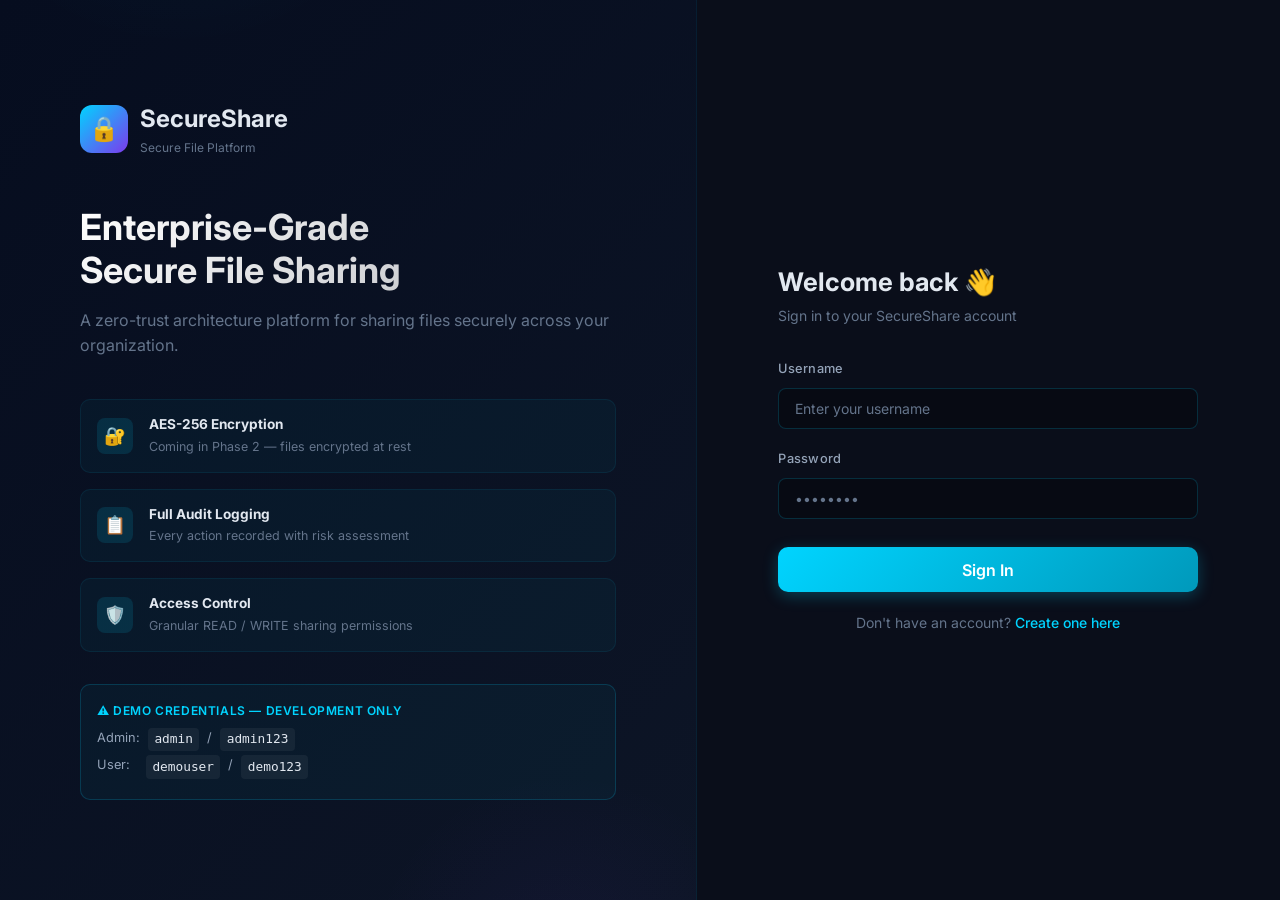
<file: frontend/index.html>
<!DOCTYPE html>
<html lang="en">
<head>
  <meta charset="UTF-8">
  <title>SecureShare - Redirecting...</title>
  <link href="https://fonts.googleapis.com/css2?family=Inter:wght@400;500;600;700&display=swap" rel="stylesheet">
  <link rel="stylesheet" href="css/style.css">
  <style>
    body { display: flex; justify-content: center; align-items: center; height: 100vh; flex-direction: column; }
    h1 { margin-top: 1rem; color: var(--accent-cyan); }
  </style>
</head>
<body>
  <div class="spinner" style="width: 48px; height: 48px; border-width: 4px;"></div>
  <h1>SecureShare</h1>
  
  <script src="js/api.js"></script>
  <script>
    setTimeout(() => {
      if (Session.isLoggedIn()) {
        window.location.href = 'dashboard.html';
      } else {
        window.location.href = 'login.html';
      }
    }, 500);
  </script>
</body>
</html>
</file>
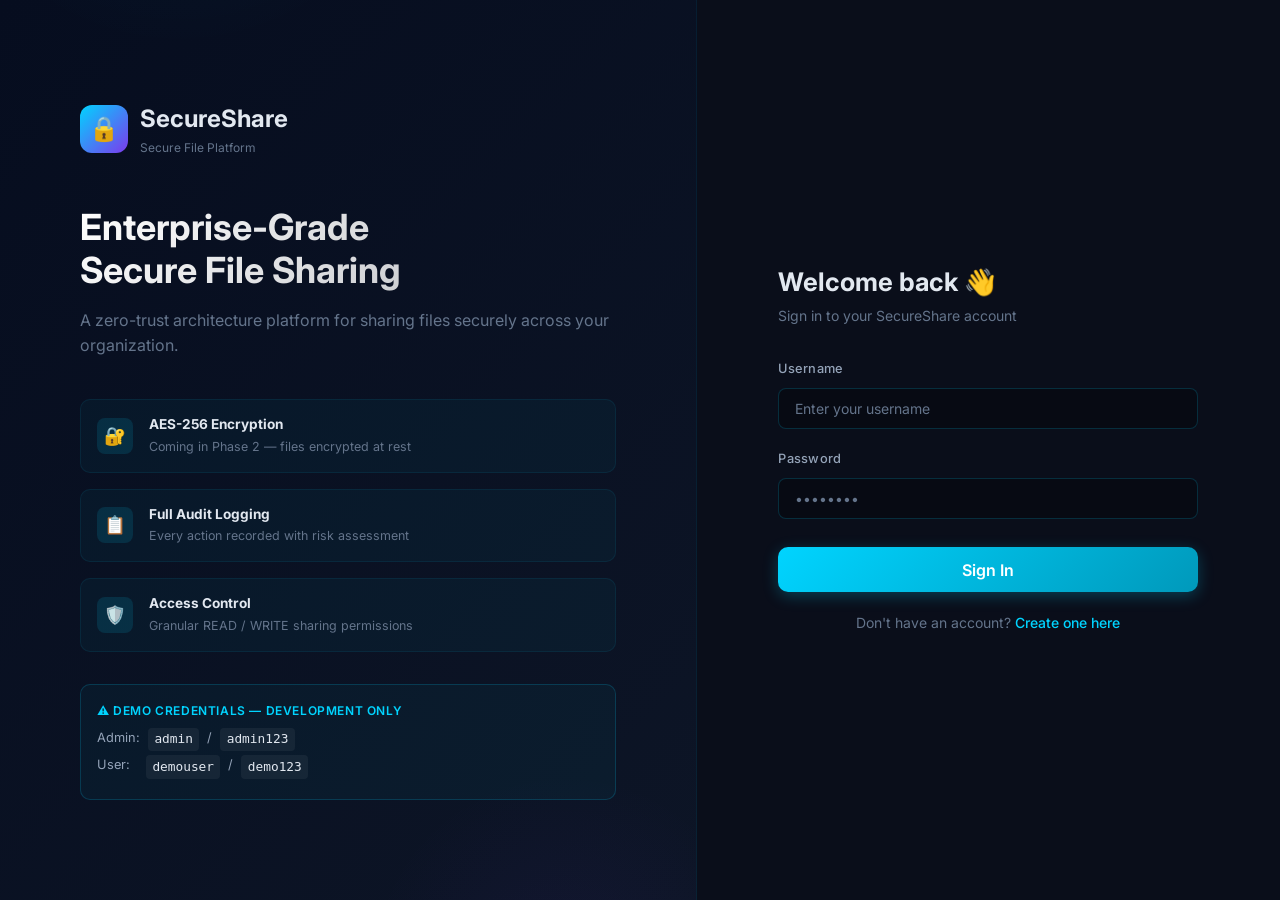
<file: frontend/admin.html>
<!DOCTYPE html>
<html lang="en">
<head>
  <meta charset="UTF-8">
  <meta name="viewport" content="width=device-width, initial-scale=1.0">
  <title>SecureShare - Admin</title>
  <link href="https://fonts.googleapis.com/css2?family=Inter:wght@400;500;600;700&display=swap" rel="stylesheet">
  <link rel="stylesheet" href="css/style.css">
</head>
<body>
  <div class="with-sidebar">
    <div id="sidebar-container"></div>
    
    <div class="main-content" style="flex:1;" id="admin-content">
      <div class="page-header">
        <h1>Admin Dashboard</h1>
      </div>

      <div class="grid-4" style="margin-bottom: 2rem;">
        <div class="card stat-card">
          <div><div class="stat-label">Total Users</div><div class="stat-value" id="admin-users">-</div></div>
        </div>
        <div class="card stat-card purple-border">
          <div><div class="stat-label">Total Files</div><div class="stat-value" id="admin-files">-</div></div>
        </div>
        <div class="card stat-card">
          <div><div class="stat-label">Active Shares</div><div class="stat-value" id="admin-shares">-</div></div>
        </div>
        <div class="card stat-card purple-border">
          <div><div class="stat-label">Security Events</div><div class="stat-value" id="admin-events">-</div></div>
        </div>
      </div>

      <div class="card">
        <h3>System-Wide Security Events</h3>
        <div style="overflow-x: auto; margin-top: 1rem;">
          <table>
            <thead>
              <tr>
                <th>Time</th>
                <th>User ID</th>
                <th>Action</th>
                <th>Result</th>
                <th>IP</th>
              </tr>
            </thead>
            <tbody id="admin-table-body">
              <tr><td colspan="5" style="text-align:center;"><span class="spinner"></span></td></tr>
            </tbody>
          </table>
        </div>
      </div>
    </div>
    
    <div class="main-content" style="flex:1; display:none;" id="access-denied">
      <div class="card" style="text-align:center; padding: 4rem;">
        <div style="font-size:4rem; margin-bottom:1rem;">⛔</div>
        <h2 style="color:var(--danger); margin-bottom:1rem;">Access Denied</h2>
        <p style="color:var(--text-muted);">You do not have administrative privileges to view this page.</p>
        <a href="dashboard.html" class="btn btn-primary" style="margin-top:2rem;">Return to Dashboard</a>
      </div>
    </div>
  </div>

  <script src="js/api.js"></script>
  <script src="js/nav.js"></script>
  <script src="js/admin.js"></script>
</body>
</html>
</file>
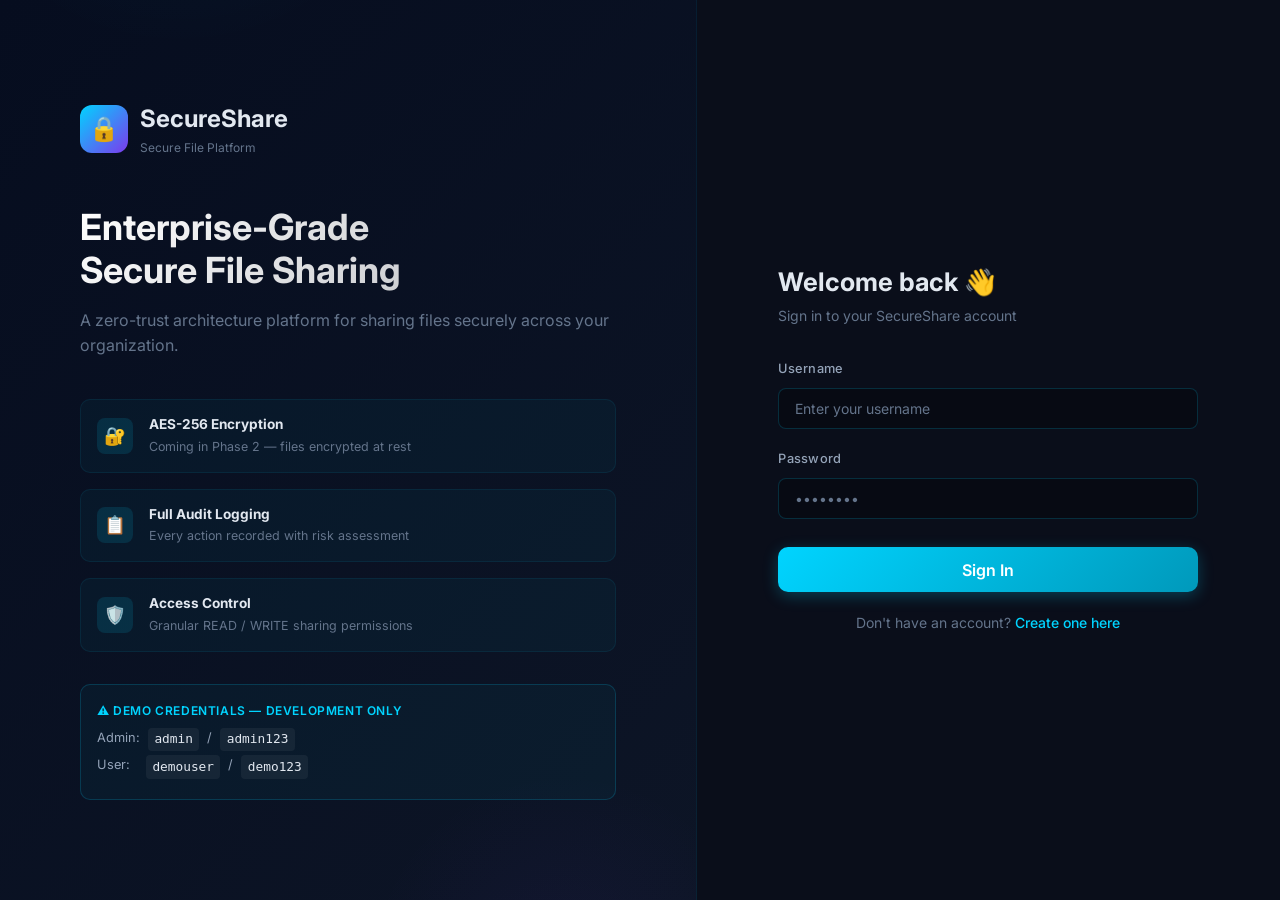
<file: frontend/dashboard.html>
<!DOCTYPE html>
<html lang="en">
<head>
  <meta charset="UTF-8">
  <meta name="viewport" content="width=device-width, initial-scale=1.0">
  <meta name="description" content="SecureShare Dashboard — Overview of your files, shared content, and security activity.">
  <title>SecureShare — Dashboard</title>
  <link rel="preconnect" href="https://fonts.googleapis.com">
  <link href="https://fonts.googleapis.com/css2?family=Inter:wght@300;400;500;600;700&display=swap" rel="stylesheet">
  <link rel="stylesheet" href="css/style.css">
</head>
<body>
  <div class="app-layout">
    <div id="sidebar-container"></div>

    <main class="main-content">
      <!-- Page Header -->
      <div class="page-header">
        <div>
          <h1 class="page-title">Dashboard</h1>
          <p class="page-subtitle">Welcome back, <span id="welcome-name">...</span></p>
        </div>
        <div class="page-header-actions">
          <a href="upload.html" class="btn btn-primary">⬆️ Upload File</a>
        </div>
      </div>

      <!-- Stat Cards -->
      <div class="grid-4 mb-4">
        <div class="card stat-card">
          <div class="stat-header">
            <div>
              <div class="stat-label">Total Files</div>
              <div class="stat-value" id="stat-total-files"><span class="spinner"></span></div>
            </div>
            <div class="stat-icon">📁</div>
          </div>
        </div>
        <div class="card stat-card purple">
          <div class="stat-header">
            <div>
              <div class="stat-label">My Files</div>
              <div class="stat-value" id="stat-my-files"><span class="spinner"></span></div>
            </div>
            <div class="stat-icon">🗂️</div>
          </div>
        </div>
        <div class="card stat-card success">
          <div class="stat-header">
            <div>
              <div class="stat-label">Shared With Me</div>
              <div class="stat-value" id="stat-shared-files"><span class="spinner"></span></div>
            </div>
            <div class="stat-icon">🔗</div>
          </div>
        </div>
        <div class="card stat-card warning">
          <div class="stat-header">
            <div>
              <div class="stat-label">Security Events</div>
              <div class="stat-value" id="stat-security-events"><span class="spinner"></span></div>
            </div>
            <div class="stat-icon">🛡️</div>
          </div>
        </div>
      </div>

      <!-- Two-column grid -->
      <div class="grid-2">
        <!-- Left column -->
        <div>
          <!-- Account Info -->
          <div class="card mb-3">
            <div class="card-header">
              <span class="card-title">Account Information</span>
              <a href="profile.html" class="btn btn-ghost btn-sm">View Profile</a>
            </div>
            <div style="display:flex; flex-direction:column; gap:0.9rem;">
              <div style="display:flex; align-items:center; gap:1rem;">
                <div class="avatar avatar-lg" id="acc-avatar">?</div>
                <div>
                  <div style="font-size:1.1rem; font-weight:600;" id="acc-username">—</div>
                  <div style="color:var(--text-muted); font-size:0.8rem;" id="acc-email">—</div>
                  <div style="margin-top:0.35rem;"><span class="badge" id="acc-role-badge">—</span></div>
                </div>
              </div>
              <div style="display:grid; grid-template-columns:1fr 1fr; gap:0.75rem; margin-top:0.5rem;">
                <div style="padding:0.75rem; background:rgba(0,212,255,0.04); border:1px solid var(--border); border-radius:8px; text-align:center;">
                  <div style="font-size:0.7rem; color:var(--text-muted); text-transform:uppercase; letter-spacing:0.06em;">Status</div>
                  <div style="margin-top:0.25rem;"><span class="badge badge-success">🟢 Active</span></div>
                </div>
                <div style="padding:0.75rem; background:rgba(124,58,237,0.04); border:1px solid var(--border); border-radius:8px; text-align:center;">
                  <div style="font-size:0.7rem; color:var(--text-muted); text-transform:uppercase; letter-spacing:0.06em;">Encryption</div>
                  <div style="margin-top:0.25rem;"><span class="badge badge-warning">Phase 2</span></div>
                </div>
              </div>
            </div>
          </div>

          <!-- Quick Actions -->
          <div class="card">
            <div class="card-header">
              <span class="card-title">Quick Actions</span>
            </div>
            <div class="grid-3">
              <a href="upload.html" class="quick-action-btn">
                <span class="quick-action-icon">⬆️</span>
                Upload File
              </a>
              <a href="files.html" class="quick-action-btn">
                <span class="quick-action-icon">📁</span>
                My Files
              </a>
              <a href="shared.html" class="quick-action-btn">
                <span class="quick-action-icon">🔗</span>
                Shared Files
              </a>
            </div>
          </div>
        </div>

        <!-- Right column: Recent Activity -->
        <div class="card">
          <div class="card-header">
            <span class="card-title">Recent Security Activity</span>
            <a href="security.html" class="btn btn-ghost btn-sm">View All</a>
          </div>
          <div class="table-wrapper">
            <table>
              <thead>
                <tr>
                  <th>Time</th>
                  <th>Action</th>
                  <th>Result</th>
                  <th>Risk</th>
                </tr>
              </thead>
              <tbody id="activity-table-body">
                <tr class="loading-row"><td colspan="4"><span class="spinner"></span></td></tr>
              </tbody>
            </table>
          </div>
        </div>
      </div>
    </main>
  </div>

  <script src="js/api.js"></script>
  <script src="js/nav.js"></script>
  <script src="js/dashboard.js"></script>
</body>
</html>
</file>
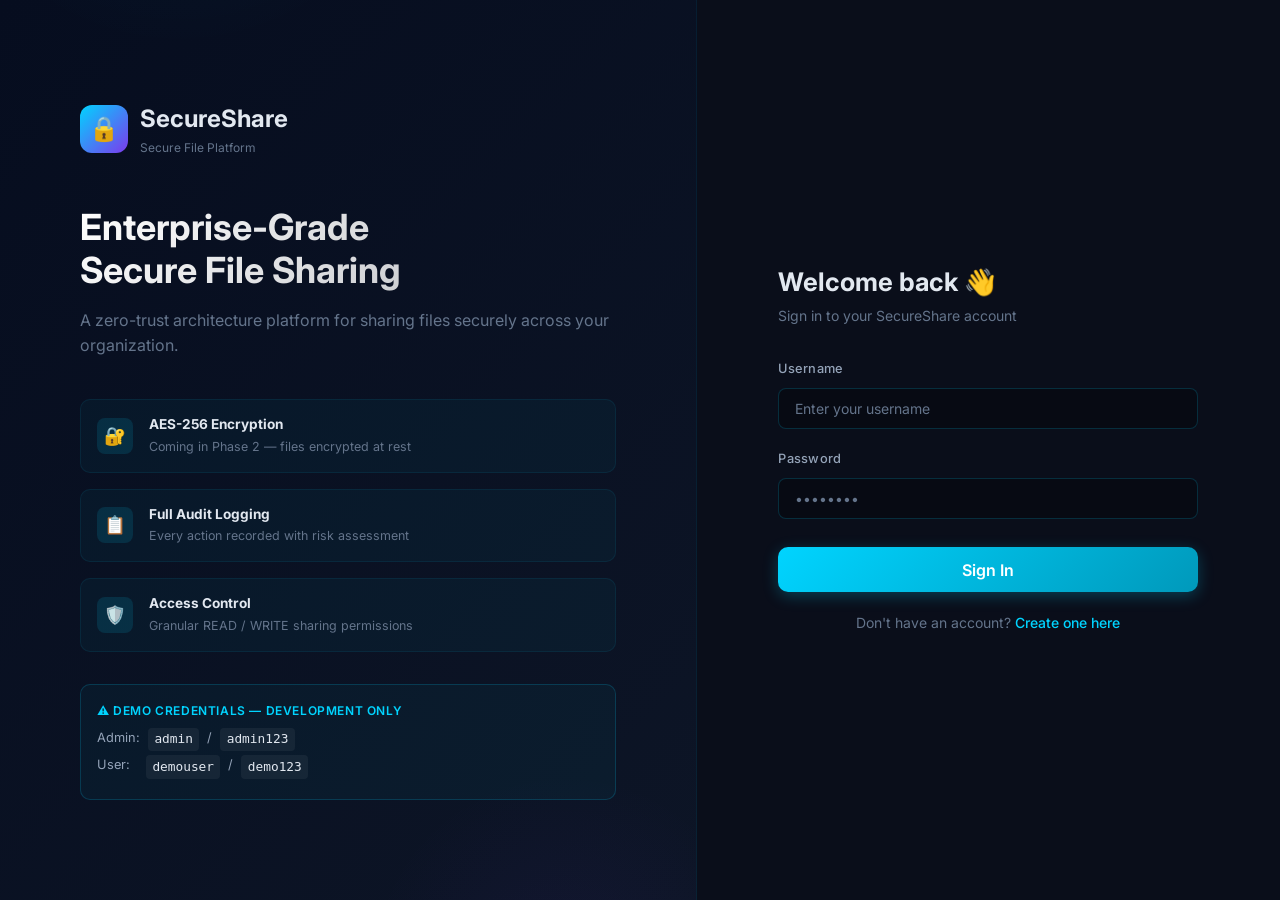
<file: frontend/files.html>
<!DOCTYPE html>
<html lang="en">
<head>
  <meta charset="UTF-8">
  <meta name="viewport" content="width=device-width, initial-scale=1.0">
  <title>SecureShare - My Files</title>
  <link href="https://fonts.googleapis.com/css2?family=Inter:wght@400;500;600;700&display=swap" rel="stylesheet">
  <link rel="stylesheet" href="css/style.css">
</head>
<body>
  <div class="with-sidebar">
    <div id="sidebar-container"></div>
    
    <div class="main-content" style="flex:1;">
      <div class="page-header" style="display:flex; justify-content:space-between; align-items:center;">
        <h1>My Files</h1>
        <button id="refresh-btn" class="btn btn-outline">Refresh</button>
      </div>

      <div class="card">
        <div style="overflow-x: auto;">
          <table>
            <thead>
              <tr>
                <th>File Name</th>
                <th>Size</th>
                <th>Uploaded</th>
                <th>Status</th>
                <th>Actions</th>
              </tr>
            </thead>
            <tbody id="files-table-body">
              <tr><td colspan="5" style="text-align:center;"><span class="spinner"></span></td></tr>
            </tbody>
          </table>
        </div>
      </div>
    </div>
  </div>

  <!-- Share Modal -->
  <div class="modal-overlay" id="share-modal">
    <div class="modal-content">
      <div class="modal-header">
        <h3>Share File</h3>
        <button class="modal-close" onclick="closeShareModal()">&times;</button>
      </div>
      <form id="share-form">
        <input type="hidden" id="share-file-id">
        <div class="form-group">
          <label>File</label>
          <input type="text" id="share-file-name" readonly disabled>
        </div>
        <div class="form-group">
          <label>Select User</label>
          <select id="share-user-select" required>
            <option value="">Loading users...</option>
          </select>
        </div>
        <div class="form-group">
          <label>Permission</label>
          <select id="share-permission" required>
            <option value="READ">Read Only</option>
          </select>
        </div>
        <button type="submit" class="btn btn-primary" style="width:100%;">Share File</button>
      </form>
    </div>
  </div>

  <script src="js/api.js"></script>
  <script src="js/nav.js"></script>
  <script src="js/files.js"></script>
</body>
</html>
</file>
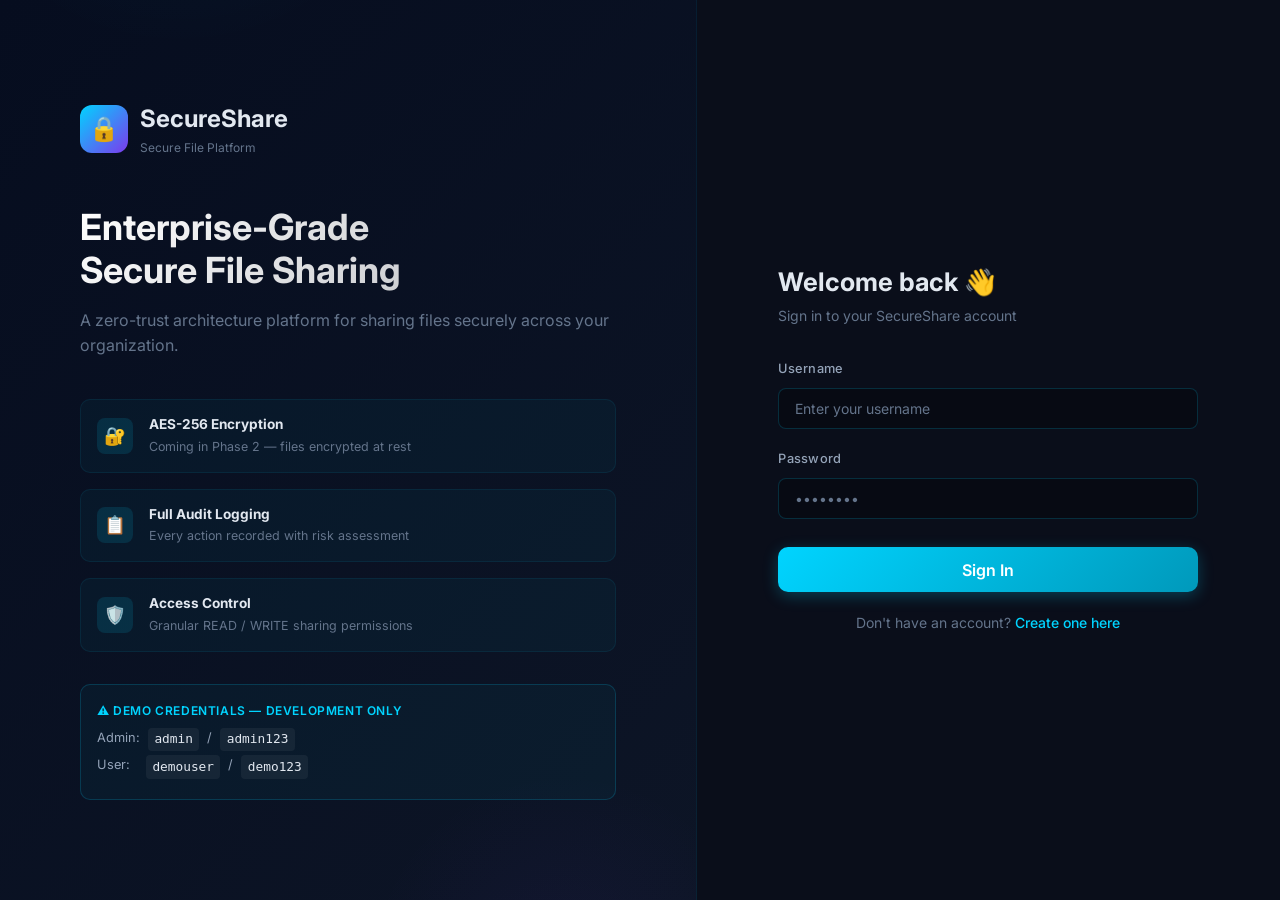
<file: frontend/login.html>
<!DOCTYPE html>
<html lang="en">
<head>
  <meta charset="UTF-8">
  <meta name="viewport" content="width=device-width, initial-scale=1.0">
  <meta name="description" content="SecureShare — Enterprise-grade secure file sharing. Sign in to your account.">
  <title>SecureShare — Login</title>
  <link rel="preconnect" href="https://fonts.googleapis.com">
  <link href="https://fonts.googleapis.com/css2?family=Inter:wght@300;400;500;600;700&display=swap" rel="stylesheet">
  <link rel="stylesheet" href="css/style.css">
</head>
<body>
  <div class="auth-page">

    <!-- Left Branding Panel -->
    <div class="auth-left">
      <div class="auth-logo">
        <div class="auth-logo-icon">🔒</div>
        <div class="auth-logo-text">
          SecureShare
          <span>Secure File Platform</span>
        </div>
      </div>

      <h1 class="auth-headline">Enterprise-Grade<br>Secure File Sharing</h1>
      <p class="auth-tagline">A zero-trust architecture platform for sharing files securely across your organization.</p>

      <div class="auth-features">
        <div class="auth-feature-item">
          <div class="auth-feature-icon">🔐</div>
          <div class="auth-feature-text">
            <strong>AES-256 Encryption</strong>
            <span>Coming in Phase 2 — files encrypted at rest</span>
          </div>
        </div>
        <div class="auth-feature-item">
          <div class="auth-feature-icon">📋</div>
          <div class="auth-feature-text">
            <strong>Full Audit Logging</strong>
            <span>Every action recorded with risk assessment</span>
          </div>
        </div>
        <div class="auth-feature-item">
          <div class="auth-feature-icon">🛡️</div>
          <div class="auth-feature-text">
            <strong>Access Control</strong>
            <span>Granular READ / WRITE sharing permissions</span>
          </div>
        </div>
      </div>

      <div class="demo-creds">
        <div class="demo-creds-title">⚠️ Demo Credentials — Development Only</div>
        <div class="demo-cred-row">Admin: <code>admin</code> / <code>admin123</code></div>
        <div class="demo-cred-row">User: &nbsp;<code>demouser</code> / <code>demo123</code></div>
      </div>
    </div>

    <!-- Right Login Form -->
    <div class="auth-right">
      <div class="auth-card">
        <h2 class="auth-card-title">Welcome back 👋</h2>
        <p class="auth-card-subtitle">Sign in to your SecureShare account</p>

        <div id="login-error" class="form-error"></div>

        <form id="login-form" autocomplete="on">
          <div class="form-group">
            <label class="form-label" for="username">Username</label>
            <input id="username" class="form-control" type="text" name="username" required placeholder="Enter your username" autocomplete="username">
          </div>
          <div class="form-group">
            <label class="form-label" for="password">Password</label>
            <input id="password" class="form-control" type="password" name="password" required placeholder="••••••••" autocomplete="current-password">
          </div>
          <button type="submit" id="login-btn" class="btn btn-primary btn-lg" style="width:100%; margin-top:0.5rem;">
            Sign In
          </button>
        </form>

        <p class="auth-footer-text">
          Don't have an account? <a href="register.html" class="auth-link">Create one here</a>
        </p>
      </div>
    </div>
  </div>

  <script src="js/api.js"></script>
  <script src="js/auth.js"></script>
</body>
</html>
</file>
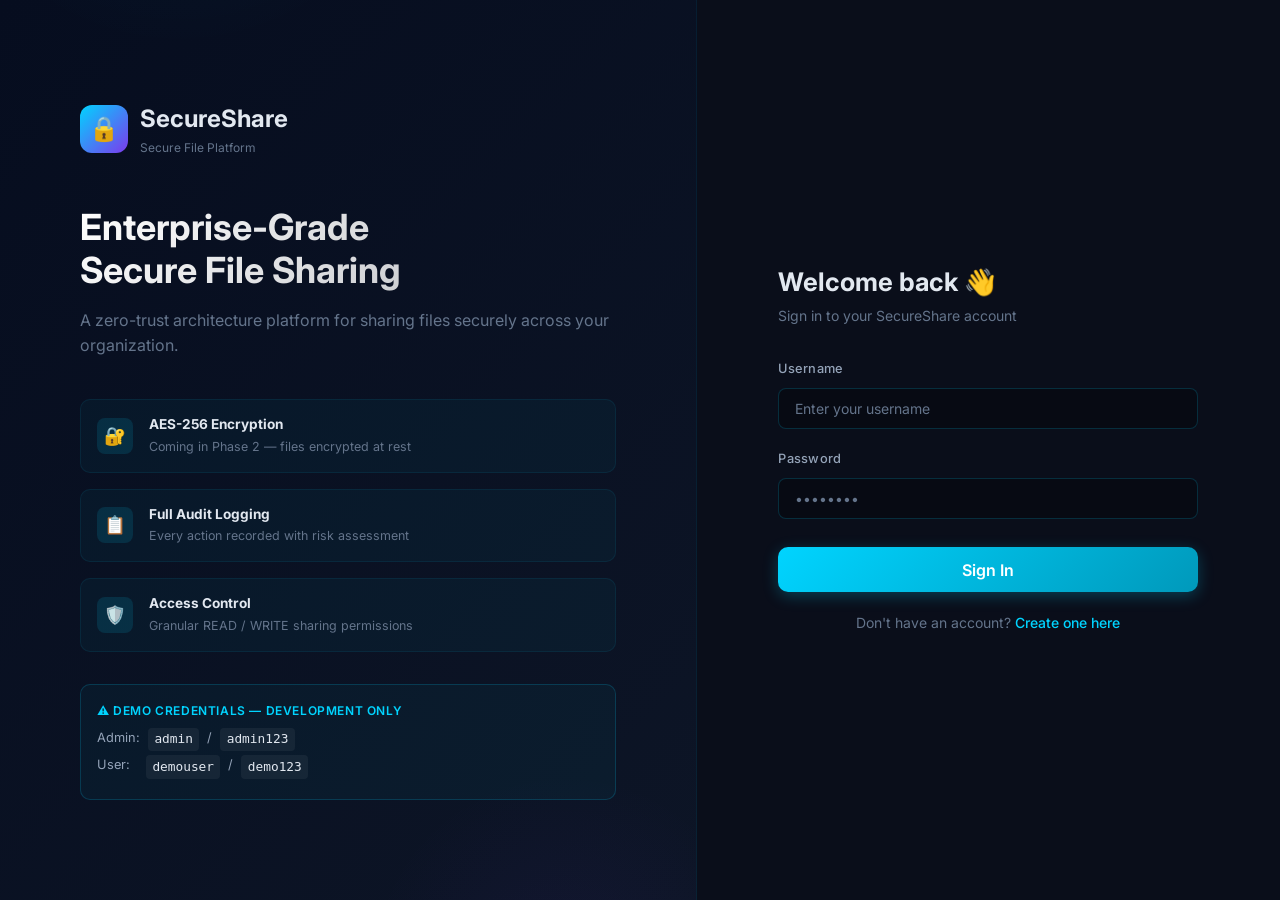
<file: frontend/profile.html>
<!DOCTYPE html>
<html lang="en">
<head>
  <meta charset="UTF-8">
  <meta name="viewport" content="width=device-width, initial-scale=1.0">
  <title>SecureShare - Profile</title>
  <link href="https://fonts.googleapis.com/css2?family=Inter:wght@400;500;600;700&display=swap" rel="stylesheet">
  <link rel="stylesheet" href="css/style.css">
</head>
<body>
  <div class="with-sidebar">
    <div id="sidebar-container"></div>
    
    <div class="main-content" style="flex:1;">
      <div class="page-header">
        <h1>User Profile</h1>
      </div>

      <div class="grid-2">
        <div class="card" style="text-align:center;">
          <div id="profile-avatar" style="width: 100px; height: 100px; border-radius: 50%; background: linear-gradient(135deg, var(--accent-cyan), var(--accent-purple)); display: flex; justify-content: center; align-items: center; font-size: 2.5rem; font-weight: bold; margin: 0 auto 1.5rem; color: #fff;"></div>
          <h2 id="profile-username" style="margin-bottom:0.5rem;"></h2>
          <p id="profile-email" style="color:var(--text-muted); margin-bottom: 1rem;"></p>
          <div style="margin-bottom: 1.5rem;"><span id="profile-role" class="badge"></span></div>
          
          <div style="display:flex; justify-content: space-around; border-top: 1px solid var(--border-light); padding-top: 1.5rem;">
            <div>
              <div style="font-size:1.5rem; font-weight:bold; color:var(--accent-cyan);" id="stat-uploads">-</div>
              <div style="font-size:0.75rem; color:var(--text-muted); text-transform:uppercase;">Uploads</div>
            </div>
            <div>
              <div style="font-size:1.5rem; font-weight:bold; color:var(--accent-purple);" id="stat-shares">-</div>
              <div style="font-size:0.75rem; color:var(--text-muted); text-transform:uppercase;">Shared With You</div>
            </div>
          </div>
        </div>
        
        <div class="card">
          <h3>Security Information</h3>
          <p style="color:var(--text-muted); margin-bottom:1.5rem;">Your account's security settings and encryption details.</p>
          
          <div style="display:flex; flex-direction:column; gap:1rem;">
            <div style="padding:1rem; background:rgba(0,0,0,0.2); border-radius:8px; border: 1px solid var(--border-light);">
              <strong style="color:var(--text-main); display:block; margin-bottom:0.25rem;">Encryption Standard</strong>
              <span style="color:var(--text-muted); font-size:0.875rem;">AES-256-GCM (Phase 2 feature)</span>
            </div>
            <div style="padding:1rem; background:rgba(0,0,0,0.2); border-radius:8px; border: 1px solid var(--border-light);">
              <strong style="color:var(--text-main); display:block; margin-bottom:0.25rem;">Key Management</strong>
              <span style="color:var(--text-muted); font-size:0.875rem;">RSA Asymmetric Keys (Phase 2 feature)</span>
            </div>
            <div style="padding:1rem; background:rgba(0,0,0,0.2); border-radius:8px; border: 1px solid var(--border-light);">
              <strong style="color:var(--text-main); display:block; margin-bottom:0.25rem;">Two-Factor Authentication</strong>
              <span class="badge badge-warning">Not Configured</span>
            </div>
          </div>
        </div>
      </div>
    </div>
  </div>

  <script src="js/api.js"></script>
  <script src="js/nav.js"></script>
  <script src="js/profile.js"></script>
</body>
</html>
</file>
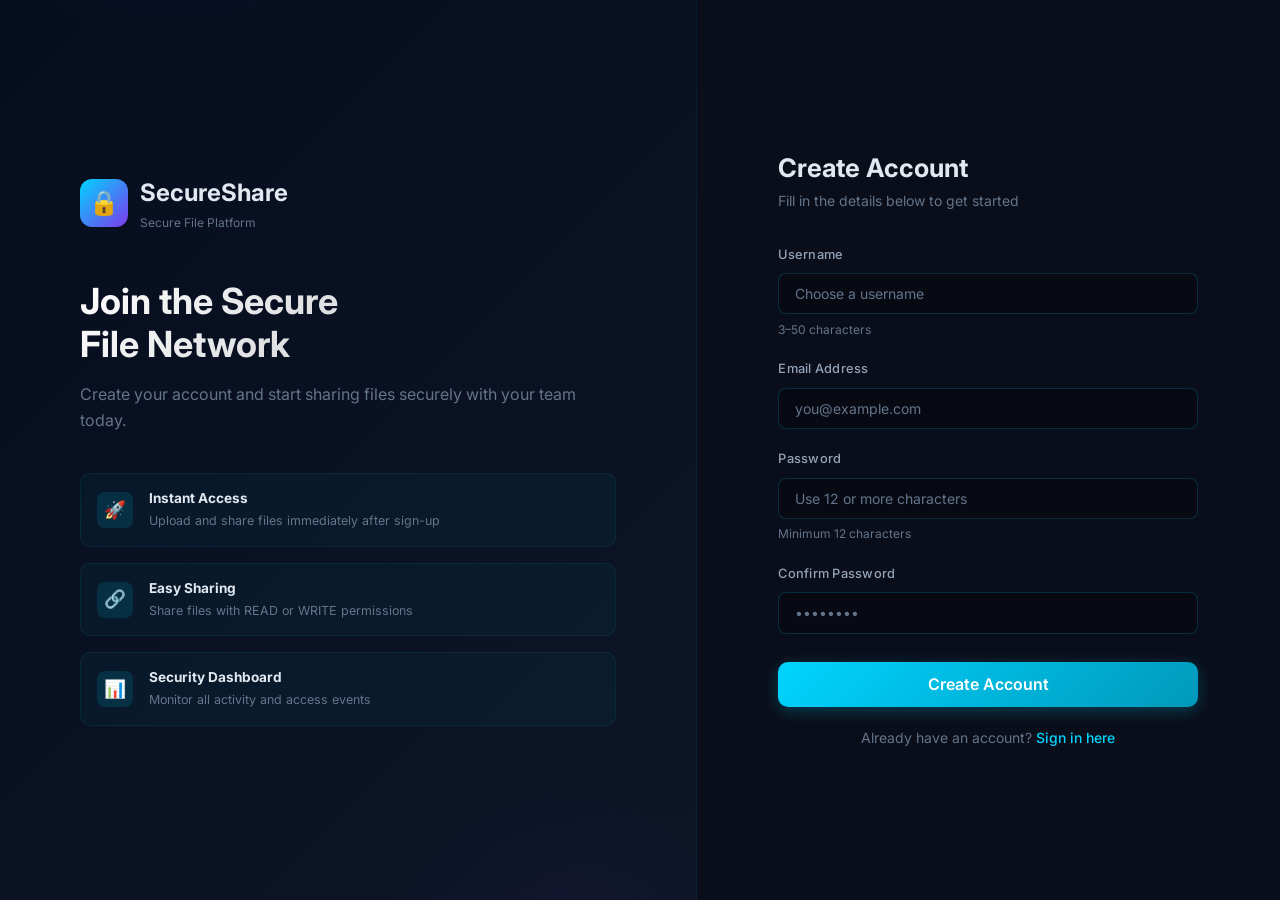
<file: frontend/register.html>
<!DOCTYPE html>
<html lang="en">
<head>
  <meta charset="UTF-8">
  <meta name="viewport" content="width=device-width, initial-scale=1.0">
  <meta name="description" content="SecureShare — Create a new account to start sharing files securely.">
  <title>SecureShare — Register</title>
  <link rel="preconnect" href="https://fonts.googleapis.com">
  <link href="https://fonts.googleapis.com/css2?family=Inter:wght@300;400;500;600;700&display=swap" rel="stylesheet">
  <link rel="stylesheet" href="css/style.css">
</head>
<body>
  <div class="auth-page">

    <!-- Left Branding Panel -->
    <div class="auth-left">
      <div class="auth-logo">
        <div class="auth-logo-icon">🔒</div>
        <div class="auth-logo-text">
          SecureShare
          <span>Secure File Platform</span>
        </div>
      </div>

      <h1 class="auth-headline">Join the Secure<br>File Network</h1>
      <p class="auth-tagline">Create your account and start sharing files securely with your team today.</p>

      <div class="auth-features">
        <div class="auth-feature-item">
          <div class="auth-feature-icon">🚀</div>
          <div class="auth-feature-text">
            <strong>Instant Access</strong>
            <span>Upload and share files immediately after sign-up</span>
          </div>
        </div>
        <div class="auth-feature-item">
          <div class="auth-feature-icon">🔗</div>
          <div class="auth-feature-text">
            <strong>Easy Sharing</strong>
            <span>Share files with READ or WRITE permissions</span>
          </div>
        </div>
        <div class="auth-feature-item">
          <div class="auth-feature-icon">📊</div>
          <div class="auth-feature-text">
            <strong>Security Dashboard</strong>
            <span>Monitor all activity and access events</span>
          </div>
        </div>
      </div>
    </div>

    <!-- Right Register Form -->
    <div class="auth-right">
      <div class="auth-card">
        <h2 class="auth-card-title">Create Account</h2>
        <p class="auth-card-subtitle">Fill in the details below to get started</p>

        <div id="register-error" class="form-error"></div>
        <div id="register-success" class="form-success"></div>

        <form id="register-form" autocomplete="on">
          <div class="form-group">
            <label class="form-label" for="reg-username">Username</label>
            <input id="reg-username" class="form-control" type="text" name="username" required
              placeholder="Choose a username" minlength="3" maxlength="50" autocomplete="username">
            <div class="form-hint">3–50 characters</div>
          </div>
          <div class="form-group">
            <label class="form-label" for="reg-email">Email Address</label>
            <input id="reg-email" class="form-control" type="email" name="email" required
              placeholder="you@example.com" autocomplete="email">
          </div>
          <div class="form-group">
            <label class="form-label" for="reg-password">Password</label>
            <input id="reg-password" class="form-control" type="password" name="password" required
              placeholder="Use 12 or more characters" minlength="12" maxlength="72" autocomplete="new-password">
            <div class="form-hint">Minimum 12 characters</div>
          </div>
          <div class="form-group">
            <label class="form-label" for="reg-confirm">Confirm Password</label>
            <input id="reg-confirm" class="form-control" type="password" name="confirm_password" required
              placeholder="••••••••" autocomplete="new-password">
          </div>

          <button type="submit" id="register-btn" class="btn btn-primary btn-lg" style="width:100%; margin-top:0.5rem;">
            Create Account
          </button>
        </form>

        <p class="auth-footer-text">
          Already have an account? <a href="login.html" class="auth-link">Sign in here</a>
        </p>
      </div>
    </div>
  </div>

  <script src="js/api.js"></script>
  <script src="js/auth.js"></script>
</body>
</html>
</file>
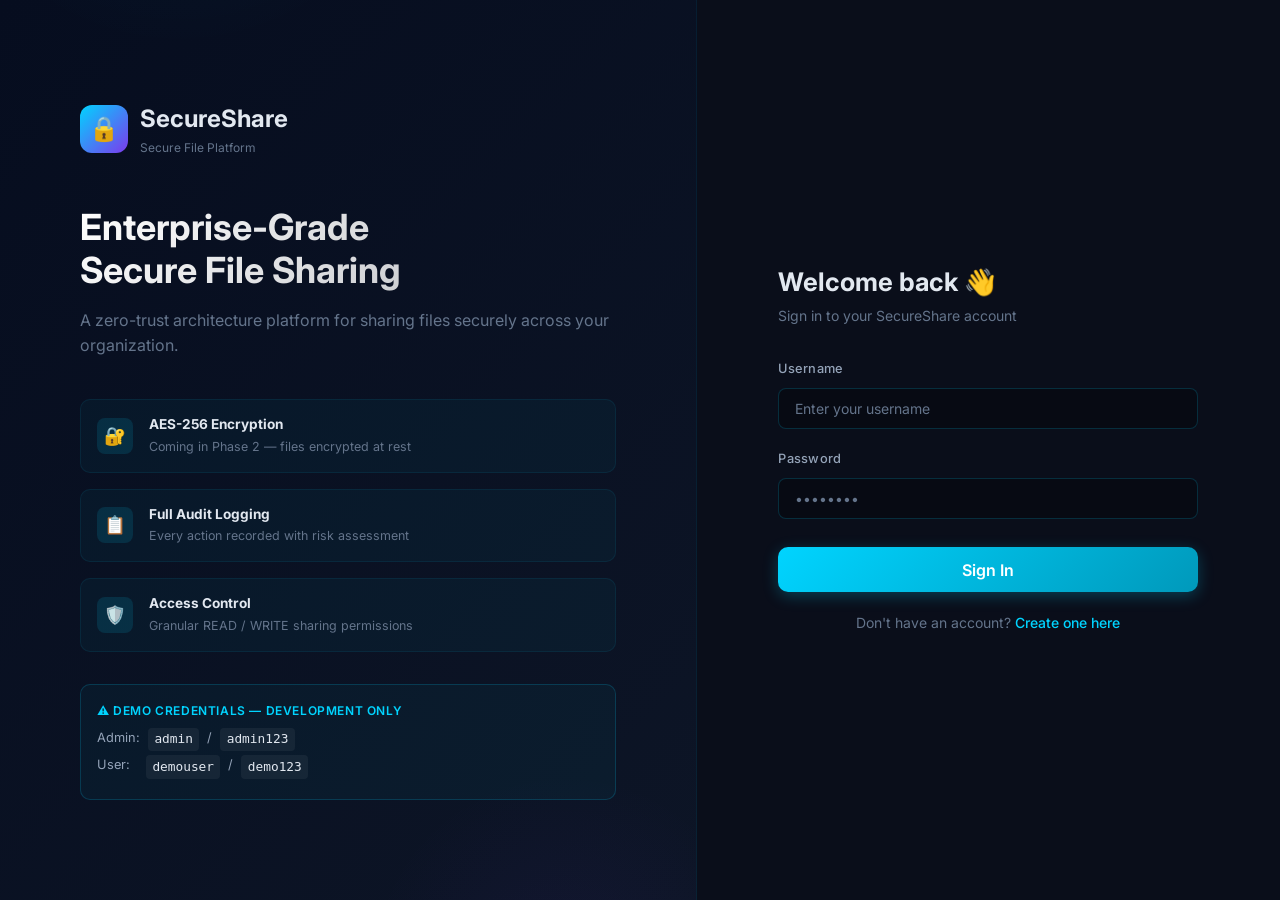
<file: frontend/security.html>
<!DOCTYPE html>
<html lang="en">
<head>
  <meta charset="UTF-8">
  <meta name="viewport" content="width=device-width, initial-scale=1.0">
  <title>SecureShare - Security Activity</title>
  <link href="https://fonts.googleapis.com/css2?family=Inter:wght@400;500;600;700&display=swap" rel="stylesheet">
  <link rel="stylesheet" href="css/style.css">
</head>
<body>
  <div class="with-sidebar">
    <div id="sidebar-container"></div>
    
    <div class="main-content" style="flex:1;">
      <div class="page-header" style="display:flex; justify-content:space-between; align-items:center;">
        <h1>Security Activity</h1>
        <select id="risk-filter" style="width: 200px;">
          <option value="ALL">All Risk Levels</option>
          <option value="LOW">Low Risk</option>
          <option value="MEDIUM">Medium Risk</option>
          <option value="HIGH">High Risk</option>
        </select>
      </div>

      <div class="card">
        <div style="overflow-x: auto;">
          <table>
            <thead>
              <tr>
                <th>Timestamp</th>
                <th>Action</th>
                <th>IP Address</th>
                <th>Result</th>
                <th>Risk Level</th>
              </tr>
            </thead>
            <tbody id="security-table-body">
              <tr><td colspan="5" style="text-align:center;"><span class="spinner"></span></td></tr>
            </tbody>
          </table>
        </div>
      </div>
    </div>
  </div>

  <script src="js/api.js"></script>
  <script src="js/nav.js"></script>
  <script src="js/security.js"></script>
</body>
</html>
</file>
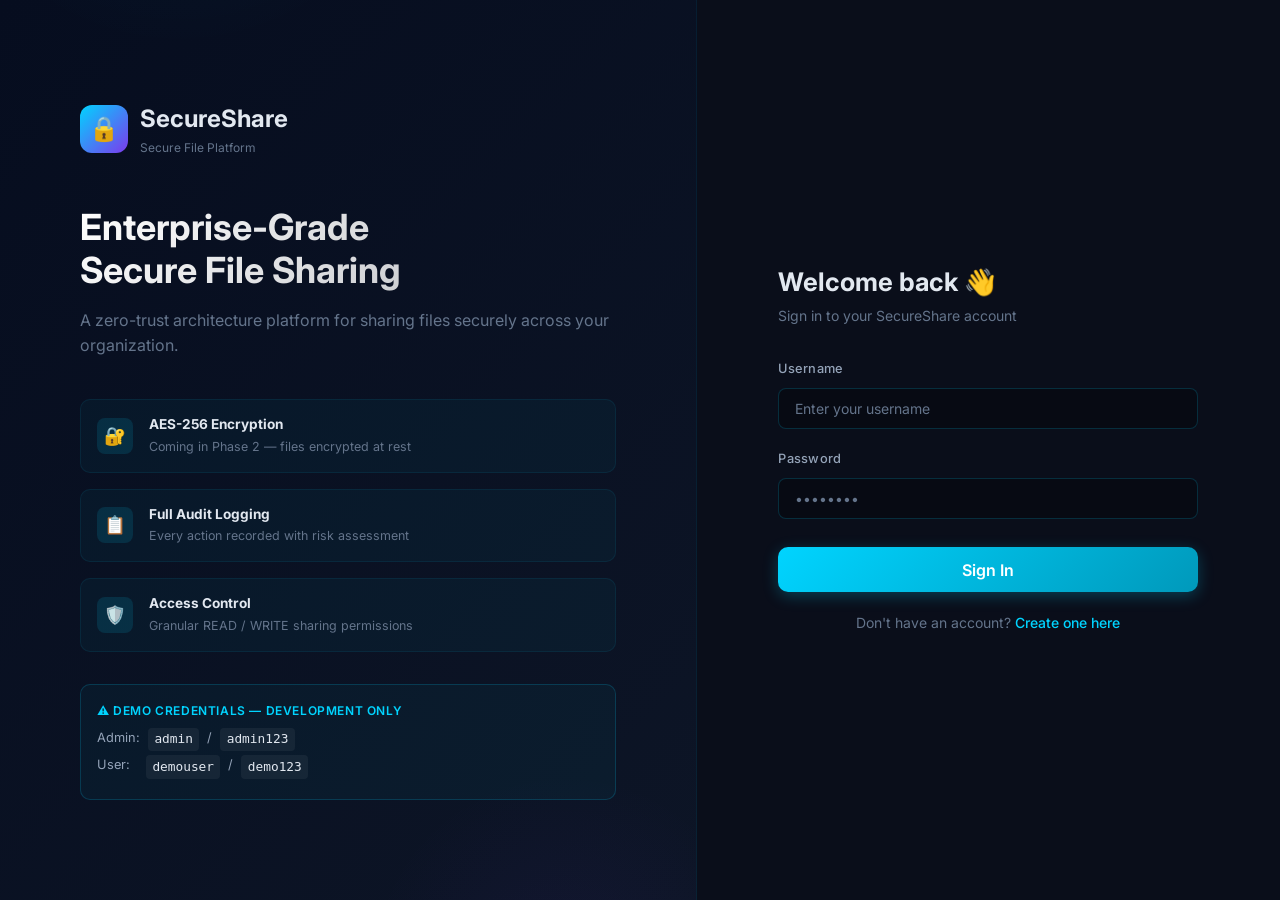
<file: frontend/shared.html>
<!DOCTYPE html>
<html lang="en">
<head>
  <meta charset="UTF-8">
  <meta name="viewport" content="width=device-width, initial-scale=1.0">
  <title>SecureShare - Shared Files</title>
  <link href="https://fonts.googleapis.com/css2?family=Inter:wght@400;500;600;700&display=swap" rel="stylesheet">
  <link rel="stylesheet" href="css/style.css">
</head>
<body>
  <div class="with-sidebar">
    <div id="sidebar-container"></div>
    
    <div class="main-content" style="flex:1;">
      <div class="page-header">
        <h1>Shared With Me</h1>
      </div>

      <div class="card">
        <div style="overflow-x: auto;">
          <table>
            <thead>
              <tr>
                <th>File ID</th>
                <th>Permission</th>
                <th>Shared Date</th>
                <th>Actions</th>
              </tr>
            </thead>
            <tbody id="shared-table-body">
              <tr><td colspan="4" style="text-align:center;"><span class="spinner"></span></td></tr>
            </tbody>
          </table>
        </div>
      </div>
    </div>
  </div>

  <script src="js/api.js"></script>
  <script src="js/nav.js"></script>
  <script src="js/shared.js"></script>
</body>
</html>
</file>
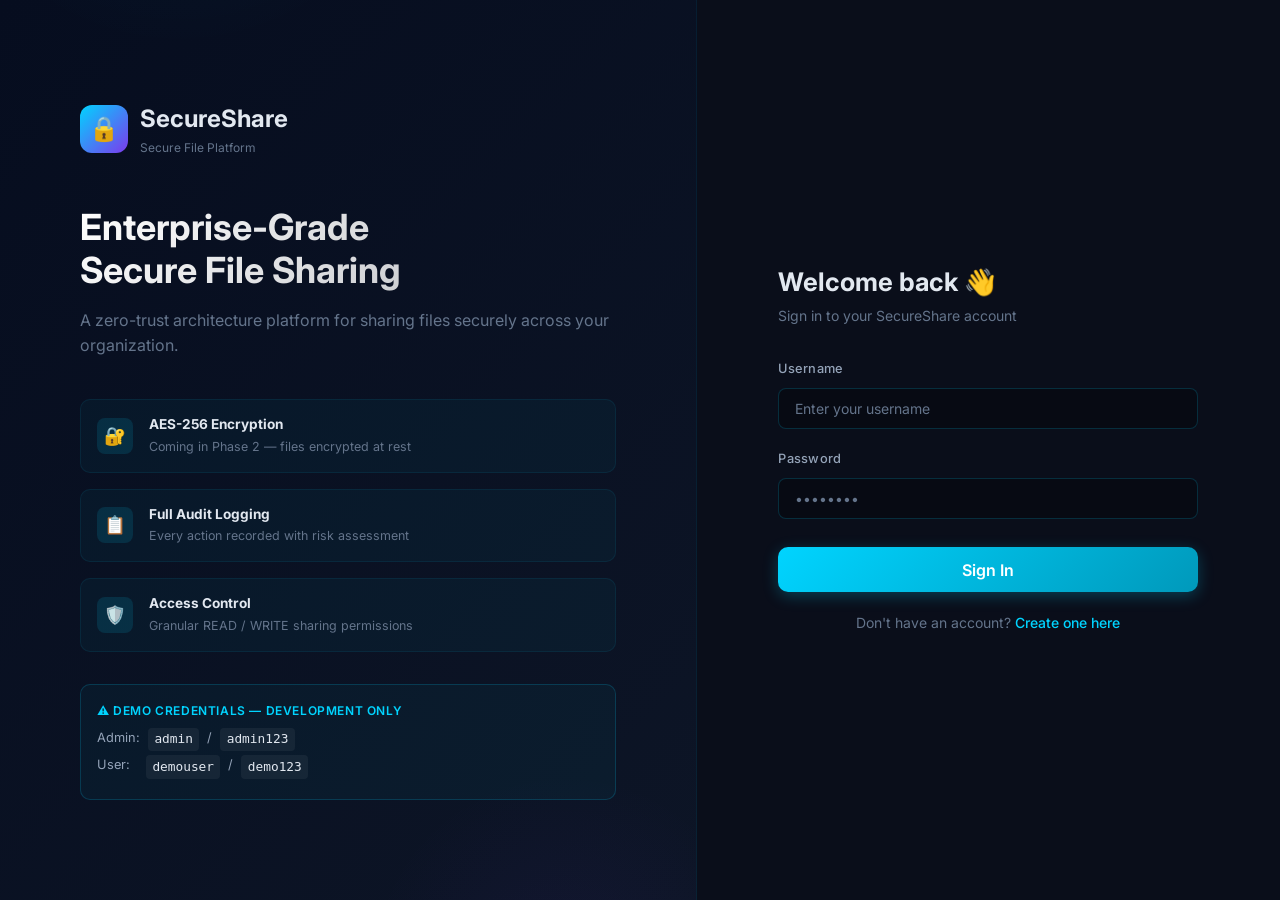
<file: frontend/upload.html>
<!DOCTYPE html>
<html lang="en">
<head>
  <meta charset="UTF-8">
  <meta name="viewport" content="width=device-width, initial-scale=1.0">
  <title>SecureShare - Upload</title>
  <link href="https://fonts.googleapis.com/css2?family=Inter:wght@400;500;600;700&display=swap" rel="stylesheet">
  <link rel="stylesheet" href="css/style.css">
</head>
<body>
  <div class="with-sidebar">
    <div id="sidebar-container"></div>
    
    <div class="main-content" style="flex:1;">
      <div class="page-header">
        <h1>Secure File Upload</h1>
      </div>

      <div class="card" style="max-width: 600px;">
        <div id="dropzone" class="upload-dropzone">
          <div style="font-size: 3rem; margin-bottom: 1rem;">📁</div>
          <h3>Drag & Drop your file here</h3>
          <p style="color: var(--text-muted); margin: 0.5rem 0 1.5rem;">or</p>
          <button class="btn btn-primary" onclick="document.getElementById('file-input').click()">Browse Files</button>
          <input type="file" id="file-input" style="display:none;">
        </div>

        <div id="file-preview" style="display:none; margin-top: 1.5rem; padding: 1rem; background: rgba(0,0,0,0.2); border-radius: 8px;">
          <h4 style="margin-bottom: 0.5rem;">Selected File</h4>
          <div style="display:flex; justify-content:space-between; align-items:center;">
            <div>
              <div id="preview-name" style="font-weight:600; color:var(--accent-cyan);"></div>
              <div id="preview-size" style="color:var(--text-muted); font-size:0.875rem;"></div>
            </div>
            <button class="btn btn-outline" id="cancel-btn">Cancel</button>
          </div>
          
          <div id="progress-container" class="progress-container" style="display:none;">
            <div id="progress-bar" class="progress-bar"></div>
          </div>
          <div id="upload-status" style="margin-top: 0.5rem; font-size: 0.875rem; text-align: center;"></div>
          
          <button id="upload-btn" class="btn btn-primary" style="width:100%; margin-top: 1.5rem;">Upload & Encrypt File</button>
        </div>
      </div>
    </div>
  </div>

  <script src="js/api.js"></script>
  <script src="js/nav.js"></script>
  <script src="js/upload.js"></script>
</body>
</html>
</file>
<file: frontend/css/style.css>
@import url('https://fonts.googleapis.com/css2?family=Inter:wght@300;400;500;600;700&display=swap');

/* ============================================================
   SecureShare — Dark Cybersecurity Theme
   Secure File Sharing Web App — Phase 1
   ============================================================ */

:root {
  --primary-bg: #0a0e1a;
  --secondary-bg: #0d1526;
  --surface: #111827;
  --surface-alt: #1a2235;
  --accent-cyan: #00d4ff;
  --accent-cyan-dim: rgba(0, 212, 255, 0.12);
  --accent-purple: #7c3aed;
  --accent-purple-dim: rgba(124, 58, 237, 0.12);
  --success: #10b981;
  --success-dim: rgba(16, 185, 129, 0.15);
  --danger: #ef4444;
  --danger-dim: rgba(239, 68, 68, 0.15);
  --warning: #f59e0b;
  --warning-dim: rgba(245, 158, 11, 0.15);
  --text-main: #e2e8f0;
  --text-muted: #64748b;
  --text-secondary: #94a3b8;
  --border: rgba(0, 212, 255, 0.08);
  --border-mid: rgba(0, 212, 255, 0.18);
  --card-bg: rgba(13, 21, 38, 0.85);
  --sidebar-w: 260px;
  --radius: 12px;
  --shadow: 0 4px 24px rgba(0, 0, 0, 0.4);
  --shadow-glow: 0 0 20px rgba(0, 212, 255, 0.08);
}

/* ============================================================
   RESET & BASE
   ============================================================ */
*, *::before, *::after { box-sizing: border-box; margin: 0; padding: 0; }

html { scroll-behavior: smooth; }

body {
  background: var(--primary-bg);
  color: var(--text-main);
  font-family: 'Inter', system-ui, -apple-system, sans-serif;
  font-size: 14px;
  line-height: 1.6;
  overflow-x: hidden;
  min-height: 100vh;
}

/* Animated Background Mesh */
body::before {
  content: '';
  position: fixed;
  top: 0; left: 0; right: 0; bottom: 0;
  background:
    radial-gradient(ellipse 80% 60% at 20% 10%, rgba(0, 212, 255, 0.04) 0%, transparent 60%),
    radial-gradient(ellipse 60% 50% at 80% 90%, rgba(124, 58, 237, 0.04) 0%, transparent 60%);
  pointer-events: none;
  z-index: 0;
}

/* Scrollbar */
::-webkit-scrollbar { width: 5px; height: 5px; }
::-webkit-scrollbar-track { background: transparent; }
::-webkit-scrollbar-thumb { background: rgba(0, 212, 255, 0.2); border-radius: 10px; }
::-webkit-scrollbar-thumb:hover { background: rgba(0, 212, 255, 0.4); }

/* ============================================================
   TYPOGRAPHY
   ============================================================ */
h1, h2, h3, h4, h5, h6 { font-weight: 600; line-height: 1.3; }

.page-title {
  font-size: 1.75rem;
  font-weight: 700;
  background: linear-gradient(135deg, var(--accent-cyan), var(--accent-purple));
  -webkit-background-clip: text;
  -webkit-text-fill-color: transparent;
  background-clip: text;
  display: inline-block;
  margin-bottom: 0.25rem;
}

.page-subtitle { color: var(--text-muted); font-size: 0.875rem; }
.text-muted { color: var(--text-muted); }
.text-cyan { color: var(--accent-cyan); }
.text-success { color: var(--success); }
.text-danger { color: var(--danger); }
.text-warning { color: var(--warning); }

/* ============================================================
   LAYOUT
   ============================================================ */
.app-layout { display: flex; min-height: 100vh; position: relative; z-index: 1; }
.main-content { flex: 1; margin-left: var(--sidebar-w); padding: 2rem 2.5rem; min-height: 100vh; position: relative; }

/* Page Header */
.page-header {
  display: flex;
  justify-content: space-between;
  align-items: flex-start;
  margin-bottom: 2rem;
  padding-bottom: 1.25rem;
  border-bottom: 1px solid var(--border);
}
.page-header-actions { display: flex; gap: 0.75rem; align-items: center; }

/* ============================================================
   SIDEBAR
   ============================================================ */
#sidebar-container {
  position: fixed;
  top: 0; left: 0;
  width: var(--sidebar-w);
  height: 100vh;
  background: var(--secondary-bg);
  border-right: 1px solid var(--border);
  display: flex;
  flex-direction: column;
  z-index: 200;
  transition: transform 0.3s ease;
  overflow: hidden;
}

/* Sidebar glow line */
#sidebar-container::after {
  content: '';
  position: absolute;
  top: 0; right: 0;
  width: 1px;
  height: 100%;
  background: linear-gradient(to bottom, transparent, rgba(0, 212, 255, 0.3), transparent);
}

.sidebar-logo {
  padding: 1.5rem 1.25rem;
  font-size: 1.2rem;
  font-weight: 700;
  color: var(--text-main);
  letter-spacing: -0.01em;
  border-bottom: 1px solid var(--border);
  display: flex;
  align-items: center;
  gap: 0.6rem;
  background: rgba(0, 212, 255, 0.03);
}

.sidebar-logo-icon {
  width: 32px;
  height: 32px;
  background: linear-gradient(135deg, var(--accent-cyan), var(--accent-purple));
  border-radius: 8px;
  display: flex;
  align-items: center;
  justify-content: center;
  font-size: 1rem;
  flex-shrink: 0;
}

.sidebar-logo-text { display: flex; flex-direction: column; line-height: 1.2; }
.sidebar-logo-text span { font-size: 0.65rem; font-weight: 400; color: var(--text-muted); letter-spacing: 0.05em; text-transform: uppercase; }

.sidebar-section-label {
  font-size: 0.65rem;
  font-weight: 600;
  color: var(--text-muted);
  letter-spacing: 0.1em;
  text-transform: uppercase;
  padding: 1rem 1.25rem 0.5rem;
}

.sidebar-nav { flex: 1; padding: 0.5rem 0; overflow-y: auto; }

.sidebar-nav a {
  display: flex;
  align-items: center;
  gap: 0.75rem;
  padding: 0.7rem 1.25rem;
  color: var(--text-secondary);
  text-decoration: none;
  font-size: 0.875rem;
  font-weight: 500;
  border-left: 3px solid transparent;
  transition: all 0.18s ease;
  position: relative;
}

.sidebar-nav a .nav-icon {
  width: 18px;
  height: 18px;
  display: flex;
  align-items: center;
  justify-content: center;
  flex-shrink: 0;
  font-size: 1rem;
}

.sidebar-nav a:hover {
  color: var(--text-main);
  background: rgba(0, 212, 255, 0.05);
  border-left-color: rgba(0, 212, 255, 0.4);
}

.sidebar-nav a.active {
  color: var(--accent-cyan);
  background: var(--accent-cyan-dim);
  border-left-color: var(--accent-cyan);
  font-weight: 600;
}

.sidebar-footer {
  padding: 1rem 1.25rem;
  border-top: 1px solid var(--border);
  background: rgba(0, 0, 0, 0.1);
}

.sidebar-user-info {
  display: flex;
  align-items: center;
  gap: 0.75rem;
  margin-bottom: 0.75rem;
}

.sidebar-avatar {
  width: 34px;
  height: 34px;
  border-radius: 50%;
  background: linear-gradient(135deg, var(--accent-cyan), var(--accent-purple));
  display: flex;
  align-items: center;
  justify-content: center;
  font-size: 0.8rem;
  font-weight: 700;
  color: white;
  flex-shrink: 0;
}

.sidebar-user-details { overflow: hidden; }
.sidebar-username { font-size: 0.875rem; font-weight: 600; color: var(--text-main); white-space: nowrap; overflow: hidden; text-overflow: ellipsis; }
.sidebar-role { font-size: 0.7rem; color: var(--text-muted); }

/* ============================================================
   CARDS
   ============================================================ */
.card {
  background: var(--card-bg);
  border: 1px solid var(--border);
  border-radius: var(--radius);
  backdrop-filter: blur(10px);
  padding: 1.5rem;
  box-shadow: var(--shadow), var(--shadow-glow);
  position: relative;
  overflow: hidden;
}

.card-header {
  display: flex;
  justify-content: space-between;
  align-items: center;
  margin-bottom: 1.25rem;
}

.card-title { font-size: 0.875rem; font-weight: 600; color: var(--text-secondary); text-transform: uppercase; letter-spacing: 0.05em; }

/* Stat Cards */
.stat-card {
  padding: 1.25rem 1.5rem;
  border-left: 3px solid var(--accent-cyan);
  transition: transform 0.2s ease, box-shadow 0.2s ease;
}
.stat-card:hover { transform: translateY(-2px); box-shadow: var(--shadow), 0 0 30px rgba(0, 212, 255, 0.1); }
.stat-card.purple { border-left-color: var(--accent-purple); }
.stat-card.success { border-left-color: var(--success); }
.stat-card.danger { border-left-color: var(--danger); }
.stat-card.warning { border-left-color: var(--warning); }

.stat-header { display: flex; align-items: center; justify-content: space-between; margin-bottom: 0.75rem; }
.stat-icon {
  width: 40px; height: 40px;
  border-radius: 10px;
  background: var(--accent-cyan-dim);
  display: flex; align-items: center; justify-content: center;
  font-size: 1.25rem;
}
.stat-card.purple .stat-icon { background: var(--accent-purple-dim); }
.stat-card.success .stat-icon { background: var(--success-dim); }
.stat-card.danger .stat-icon { background: var(--danger-dim); }
.stat-card.warning .stat-icon { background: var(--warning-dim); }

.stat-value { font-size: 2.25rem; font-weight: 700; line-height: 1; color: var(--text-main); }
.stat-label { font-size: 0.75rem; font-weight: 500; color: var(--text-muted); text-transform: uppercase; letter-spacing: 0.08em; margin-top: 0.5rem; }

/* ============================================================
   GRIDS
   ============================================================ */
.grid-2 { display: grid; grid-template-columns: repeat(2, 1fr); gap: 1.5rem; }
.grid-3 { display: grid; grid-template-columns: repeat(3, 1fr); gap: 1.5rem; }
.grid-4 { display: grid; grid-template-columns: repeat(4, 1fr); gap: 1.5rem; }
.grid-5 { display: grid; grid-template-columns: repeat(5, 1fr); gap: 1.5rem; }
.mb-2 { margin-bottom: 1rem; }
.mb-3 { margin-bottom: 1.5rem; }
.mb-4 { margin-bottom: 2rem; }
.mt-2 { margin-top: 1rem; }

/* ============================================================
   TABLES
   ============================================================ */
.table-wrapper {
  overflow-x: auto;
  border-radius: 8px;
}

table { width: 100%; border-collapse: collapse; }

thead tr { border-bottom: 1px solid var(--border-mid); }

thead th {
  background: rgba(0, 212, 255, 0.04);
  color: var(--accent-cyan);
  font-size: 0.7rem;
  font-weight: 600;
  letter-spacing: 0.08em;
  text-transform: uppercase;
  padding: 0.875rem 1rem;
  white-space: nowrap;
  text-align: left;
}

tbody td {
  padding: 0.875rem 1rem;
  border-bottom: 1px solid var(--border);
  font-size: 0.85rem;
  color: var(--text-main);
  vertical-align: middle;
}

tbody tr:last-child td { border-bottom: none; }
tbody tr:hover { background: rgba(255, 255, 255, 0.02); }

.table-empty {
  text-align: center;
  padding: 3rem 1rem;
  color: var(--text-muted);
  font-size: 0.875rem;
}

.table-empty-icon { font-size: 3rem; display: block; margin-bottom: 1rem; opacity: 0.5; }

/* ============================================================
   BADGES
   ============================================================ */
.badge {
  display: inline-flex;
  align-items: center;
  gap: 0.25rem;
  padding: 0.2rem 0.65rem;
  border-radius: 999px;
  font-size: 0.7rem;
  font-weight: 600;
  letter-spacing: 0.03em;
  white-space: nowrap;
}

.badge-success { background: var(--success-dim); color: var(--success); border: 1px solid rgba(16,185,129,0.25); }
.badge-danger  { background: var(--danger-dim);  color: var(--danger);  border: 1px solid rgba(239,68,68,0.25);  }
.badge-warning { background: var(--warning-dim); color: var(--warning); border: 1px solid rgba(245,158,11,0.25); }
.badge-info    { background: var(--accent-cyan-dim); color: var(--accent-cyan); border: 1px solid rgba(0,212,255,0.2); }
.badge-purple  { background: var(--accent-purple-dim); color: #a78bfa; border: 1px solid rgba(124,58,237,0.3); }

/* Risk Levels */
.badge-low    { background: var(--success-dim); color: var(--success); border: 1px solid rgba(16,185,129,0.25); }
.badge-medium { background: var(--warning-dim); color: var(--warning); border: 1px solid rgba(245,158,11,0.25); }
.badge-high   { background: var(--danger-dim);  color: var(--danger);  border: 1px solid rgba(239,68,68,0.25);  }

/* Status */
.badge-active  { background: var(--success-dim); color: var(--success); }
.badge-deleted { background: rgba(100,116,139,0.15); color: var(--text-muted); }

/* Role */
.badge-admin { background: linear-gradient(135deg, rgba(124,58,237,0.2), rgba(0,212,255,0.1)); color: var(--accent-cyan); border: 1px solid rgba(0,212,255,0.2); }
.badge-user  { background: var(--accent-cyan-dim); color: var(--accent-cyan); border: 1px solid rgba(0,212,255,0.15); }

/* ============================================================
   BUTTONS
   ============================================================ */
.btn {
  display: inline-flex;
  align-items: center;
  justify-content: center;
  gap: 0.4rem;
  padding: 0.55rem 1.1rem;
  border-radius: 8px;
  border: none;
  font-family: inherit;
  font-size: 0.85rem;
  font-weight: 600;
  cursor: pointer;
  transition: transform 0.15s ease, box-shadow 0.15s ease, opacity 0.15s ease;
  text-decoration: none;
  white-space: nowrap;
  position: relative;
  overflow: hidden;
}

.btn:hover { transform: translateY(-1px); }
.btn:active { transform: translateY(0); }
.btn:disabled { opacity: 0.5; cursor: not-allowed; transform: none; }

.btn-sm { padding: 0.35rem 0.75rem; font-size: 0.78rem; border-radius: 6px; }
.btn-lg { padding: 0.8rem 1.75rem; font-size: 1rem; border-radius: 10px; }

.btn-primary {
  background: linear-gradient(135deg, var(--accent-cyan), #0099bb);
  color: #fff;
  box-shadow: 0 4px 15px rgba(0, 212, 255, 0.25);
}
.btn-primary:hover { box-shadow: 0 6px 20px rgba(0, 212, 255, 0.4); }

.btn-secondary {
  background: linear-gradient(135deg, var(--accent-purple), #5b21b6);
  color: #fff;
  box-shadow: 0 4px 15px rgba(124, 58, 237, 0.25);
}
.btn-secondary:hover { box-shadow: 0 6px 20px rgba(124, 58, 237, 0.4); }

.btn-danger {
  background: linear-gradient(135deg, var(--danger), #b91c1c);
  color: #fff;
  box-shadow: 0 4px 15px rgba(239, 68, 68, 0.2);
}
.btn-danger:hover { box-shadow: 0 6px 20px rgba(239, 68, 68, 0.35); }

.btn-success {
  background: linear-gradient(135deg, var(--success), #059669);
  color: #fff;
}

.btn-ghost {
  background: transparent;
  border: 1px solid var(--border-mid);
  color: var(--text-secondary);
}
.btn-ghost:hover { border-color: var(--accent-cyan); color: var(--accent-cyan); background: var(--accent-cyan-dim); }

.btn-icon-group { display: flex; gap: 0.4rem; }

/* ============================================================
   FORMS
   ============================================================ */
.form-group { margin-bottom: 1.25rem; }
.form-label { display: block; margin-bottom: 0.5rem; color: var(--text-secondary); font-size: 0.8rem; font-weight: 500; letter-spacing: 0.02em; }

.form-control {
  width: 100%;
  padding: 0.7rem 1rem;
  background: rgba(0, 0, 0, 0.25);
  border: 1px solid var(--border-mid);
  border-radius: 8px;
  color: var(--text-main);
  font-family: inherit;
  font-size: 0.875rem;
  transition: border-color 0.2s, box-shadow 0.2s;
}

.form-control:focus {
  outline: none;
  border-color: var(--accent-cyan);
  box-shadow: 0 0 0 3px rgba(0, 212, 255, 0.12);
}

.form-control::placeholder { color: var(--text-muted); }

select.form-control option { background: var(--secondary-bg); color: var(--text-main); }

.form-hint { font-size: 0.75rem; color: var(--text-muted); margin-top: 0.35rem; }

.form-error {
  display: none;
  padding: 0.75rem 1rem;
  background: var(--danger-dim);
  border: 1px solid rgba(239, 68, 68, 0.3);
  border-radius: 8px;
  color: var(--danger);
  font-size: 0.85rem;
  margin-bottom: 1rem;
}
.form-error.visible { display: block; }

.form-success {
  display: none;
  padding: 0.75rem 1rem;
  background: var(--success-dim);
  border: 1px solid rgba(16, 185, 129, 0.3);
  border-radius: 8px;
  color: var(--success);
  font-size: 0.85rem;
  margin-bottom: 1rem;
}
.form-success.visible { display: block; }

/* Search Bar */
.search-bar {
  display: flex;
  align-items: center;
  background: rgba(0,0,0,0.2);
  border: 1px solid var(--border-mid);
  border-radius: 8px;
  padding: 0 1rem;
  gap: 0.5rem;
  transition: border-color 0.2s, box-shadow 0.2s;
}
.search-bar:focus-within { border-color: var(--accent-cyan); box-shadow: 0 0 0 3px rgba(0,212,255,0.1); }
.search-bar input { border: none; background: none; color: var(--text-main); font-family: inherit; font-size: 0.875rem; padding: 0.65rem 0; flex: 1; }
.search-bar input:focus { outline: none; box-shadow: none; }
.search-icon { color: var(--text-muted); font-size: 1rem; }

/* Toolbar */
.toolbar { display: flex; gap: 1rem; align-items: center; margin-bottom: 1.25rem; flex-wrap: wrap; }
.toolbar .search-bar { flex: 1; min-width: 200px; max-width: 360px; }

/* ============================================================
   UPLOAD DROPZONE
   ============================================================ */
.upload-dropzone {
  border: 2px dashed var(--border-mid);
  border-radius: 14px;
  padding: 3.5rem 2rem;
  text-align: center;
  cursor: pointer;
  transition: all 0.25s ease;
  background: rgba(0, 0, 0, 0.1);
  position: relative;
}

.upload-dropzone:hover,
.upload-dropzone.dragover {
  border-color: var(--accent-cyan);
  background: var(--accent-cyan-dim);
  transform: scale(1.005);
}

.upload-dropzone-icon { font-size: 3rem; margin-bottom: 1rem; opacity: 0.8; }
.upload-dropzone h3 { color: var(--text-main); margin-bottom: 0.5rem; font-size: 1.1rem; }
.upload-dropzone p { color: var(--text-muted); font-size: 0.875rem; }
.upload-dropzone input[type="file"] { position: absolute; inset: 0; opacity: 0; cursor: pointer; width: 100%; height: 100%; }

/* File Preview */
.file-preview {
  display: none;
  padding: 1.25rem;
  background: rgba(0, 212, 255, 0.04);
  border: 1px solid var(--border-mid);
  border-radius: 10px;
  margin-top: 1rem;
}
.file-preview.visible { display: flex; gap: 1rem; align-items: center; }
.file-preview-icon { font-size: 2.5rem; flex-shrink: 0; }
.file-preview-info { flex: 1; }
.file-preview-name { font-weight: 600; color: var(--text-main); margin-bottom: 0.25rem; }
.file-preview-meta { font-size: 0.8rem; color: var(--text-muted); }

/* Progress Bar */
.progress-container {
  width: 100%;
  background: rgba(0, 0, 0, 0.3);
  border-radius: 999px;
  height: 6px;
  margin-top: 1rem;
  overflow: hidden;
  display: none;
}
.progress-container.visible { display: block; }

.progress-bar {
  height: 100%;
  background: linear-gradient(90deg, var(--accent-cyan), var(--accent-purple));
  border-radius: 999px;
  width: 0%;
  transition: width 0.3s ease;
  position: relative;
}

.progress-bar::after {
  content: '';
  position: absolute;
  right: 0; top: 0;
  width: 40px; height: 100%;
  background: linear-gradient(90deg, transparent, rgba(255,255,255,0.5));
  animation: shimmer 1.5s infinite;
}

@keyframes shimmer { 0% { opacity: 0.3; } 50% { opacity: 1; } 100% { opacity: 0.3; } }

.progress-text { font-size: 0.8rem; color: var(--accent-cyan); text-align: right; margin-top: 0.35rem; }

/* ============================================================
   MODAL
   ============================================================ */
.modal-overlay {
  position: fixed;
  inset: 0;
  background: rgba(0, 0, 0, 0.65);
  backdrop-filter: blur(5px);
  z-index: 1000;
  display: flex;
  align-items: center;
  justify-content: center;
  opacity: 0;
  visibility: hidden;
  transition: all 0.25s ease;
}
.modal-overlay.active { opacity: 1; visibility: visible; }

.modal-box {
  background: var(--secondary-bg);
  border: 1px solid var(--border-mid);
  border-radius: 14px;
  padding: 2rem;
  width: 100%;
  max-width: 440px;
  max-height: 90vh;
  overflow-y: auto;
  transform: scale(0.95) translateY(10px);
  transition: transform 0.25s ease;
  box-shadow: 0 20px 60px rgba(0, 0, 0, 0.6), 0 0 0 1px rgba(0, 212, 255, 0.05);
}
.modal-overlay.active .modal-box { transform: scale(1) translateY(0); }

.modal-header {
  display: flex;
  justify-content: space-between;
  align-items: center;
  margin-bottom: 1.5rem;
  padding-bottom: 1rem;
  border-bottom: 1px solid var(--border);
}
.modal-title { font-size: 1rem; font-weight: 600; color: var(--text-main); }
.modal-close { background: none; border: none; color: var(--text-muted); font-size: 1.25rem; cursor: pointer; padding: 0.25rem; border-radius: 4px; }
.modal-close:hover { color: var(--text-main); background: rgba(255,255,255,0.05); }
.modal-footer { display: flex; gap: 0.75rem; justify-content: flex-end; margin-top: 1.5rem; padding-top: 1rem; border-top: 1px solid var(--border); }

/* ============================================================
   TOAST NOTIFICATIONS
   ============================================================ */
#toast-container {
  position: fixed;
  top: 1.25rem;
  right: 1.25rem;
  z-index: 9999;
  display: flex;
  flex-direction: column;
  gap: 0.6rem;
  pointer-events: none;
}

.toast {
  background: var(--surface-alt);
  border-left: 4px solid var(--accent-cyan);
  border: 1px solid var(--border-mid);
  border-left-width: 4px;
  padding: 0.875rem 1.25rem;
  border-radius: 8px;
  box-shadow: 0 8px 30px rgba(0, 0, 0, 0.5);
  font-size: 0.85rem;
  color: var(--text-main);
  max-width: 320px;
  pointer-events: all;
  animation: toastIn 0.3s ease forwards;
}
.toast.success { border-left-color: var(--success); }
.toast.error   { border-left-color: var(--danger); }
.toast.warning { border-left-color: var(--warning); }

@keyframes toastIn { from { transform: translateX(110%); opacity: 0; } to { transform: translateX(0); opacity: 1; } }

/* ============================================================
   AUTH PAGES (Login / Register — No Sidebar)
   ============================================================ */
.auth-page {
  display: flex;
  min-height: 100vh;
  background: var(--primary-bg);
  position: relative;
  z-index: 1;
}

.auth-left {
  flex: 1.1;
  display: flex;
  flex-direction: column;
  justify-content: center;
  padding: 4rem 5rem;
  background: linear-gradient(135deg, #060d1f 0%, #0d1526 100%);
  border-right: 1px solid var(--border);
  position: relative;
  overflow: hidden;
}

.auth-left::before {
  content: '';
  position: absolute;
  top: -50%;
  left: -10%;
  width: 500px;
  height: 500px;
  background: radial-gradient(ellipse, rgba(0, 212, 255, 0.06), transparent 70%);
  border-radius: 50%;
}

.auth-left::after {
  content: '';
  position: absolute;
  bottom: -30%;
  right: -10%;
  width: 400px;
  height: 400px;
  background: radial-gradient(ellipse, rgba(124, 58, 237, 0.06), transparent 70%);
  border-radius: 50%;
}

.auth-logo {
  display: flex;
  align-items: center;
  gap: 0.75rem;
  margin-bottom: 3rem;
  position: relative;
  z-index: 1;
}

.auth-logo-icon {
  width: 48px;
  height: 48px;
  background: linear-gradient(135deg, var(--accent-cyan), var(--accent-purple));
  border-radius: 12px;
  display: flex;
  align-items: center;
  justify-content: center;
  font-size: 1.5rem;
}

.auth-logo-text { font-size: 1.5rem; font-weight: 700; }
.auth-logo-text span { font-size: 0.75rem; font-weight: 400; color: var(--text-muted); display: block; }

.auth-headline {
  font-size: 2.25rem;
  font-weight: 700;
  line-height: 1.2;
  margin-bottom: 1rem;
  position: relative;
  z-index: 1;
  background: linear-gradient(135deg, #fff, rgba(255,255,255,0.7));
  -webkit-background-clip: text;
  -webkit-text-fill-color: transparent;
  background-clip: text;
}

.auth-tagline { color: var(--text-muted); font-size: 1rem; margin-bottom: 2.5rem; position: relative; z-index: 1; }

.auth-features { display: flex; flex-direction: column; gap: 1rem; position: relative; z-index: 1; }

.auth-feature-item {
  display: flex;
  align-items: center;
  gap: 1rem;
  padding: 0.875rem 1rem;
  background: rgba(0, 212, 255, 0.04);
  border: 1px solid var(--border);
  border-radius: 10px;
}

.auth-feature-icon {
  width: 36px;
  height: 36px;
  border-radius: 8px;
  display: flex;
  align-items: center;
  justify-content: center;
  font-size: 1.1rem;
  flex-shrink: 0;
  background: var(--accent-cyan-dim);
}

.auth-feature-text { font-size: 0.85rem; }
.auth-feature-text strong { color: var(--text-main); display: block; }
.auth-feature-text span { color: var(--text-muted); font-size: 0.78rem; }

/* Demo creds box */
.demo-creds {
  margin-top: 2rem;
  padding: 1rem;
  background: rgba(0, 212, 255, 0.04);
  border: 1px solid var(--border-mid);
  border-radius: 10px;
  font-size: 0.8rem;
  position: relative;
  z-index: 1;
}
.demo-creds-title { color: var(--accent-cyan); font-weight: 600; margin-bottom: 0.5rem; font-size: 0.75rem; text-transform: uppercase; letter-spacing: 0.05em; }
.demo-cred-row { display: flex; gap: 0.5rem; color: var(--text-secondary); margin-bottom: 0.25rem; }
.demo-cred-row code { color: var(--text-main); background: rgba(255,255,255,0.05); padding: 0.1rem 0.4rem; border-radius: 4px; font-size: 0.8rem; }

.auth-right {
  flex: 1;
  display: flex;
  align-items: center;
  justify-content: center;
  padding: 4rem 3rem;
}

.auth-card {
  width: 100%;
  max-width: 420px;
}

.auth-card-title { font-size: 1.6rem; font-weight: 700; margin-bottom: 0.4rem; }
.auth-card-subtitle { color: var(--text-muted); font-size: 0.875rem; margin-bottom: 2rem; }

.auth-divider {
  display: flex;
  align-items: center;
  gap: 1rem;
  margin: 1.25rem 0;
  color: var(--text-muted);
  font-size: 0.8rem;
}
.auth-divider::before, .auth-divider::after { content: ''; flex: 1; height: 1px; background: var(--border-mid); }

.auth-link { color: var(--accent-cyan); text-decoration: none; font-weight: 500; }
.auth-link:hover { text-decoration: underline; }
.auth-footer-text { font-size: 0.875rem; color: var(--text-muted); text-align: center; margin-top: 1.25rem; }

/* ============================================================
   PROFILE / AVATAR
   ============================================================ */
.avatar {
  display: flex;
  align-items: center;
  justify-content: center;
  border-radius: 50%;
  font-weight: 700;
  background: linear-gradient(135deg, var(--accent-cyan), var(--accent-purple));
  color: white;
  flex-shrink: 0;
}
.avatar-lg { width: 80px; height: 80px; font-size: 1.75rem; }
.avatar-md { width: 48px; height: 48px; font-size: 1.1rem; }
.avatar-sm { width: 32px; height: 32px; font-size: 0.8rem; }

.profile-header { display: flex; align-items: center; gap: 1.5rem; margin-bottom: 1.5rem; }
.profile-info h2 { font-size: 1.4rem; margin-bottom: 0.25rem; }

/* ============================================================
   SECURITY PHASE PLACEHOLDER
   ============================================================ */
.phase-placeholder {
  padding: 1.25rem;
  background: rgba(124, 58, 237, 0.06);
  border: 1px dashed rgba(124, 58, 237, 0.3);
  border-radius: 10px;
  margin-bottom: 0.75rem;
}
.phase-placeholder-label {
  font-size: 0.65rem;
  font-weight: 700;
  letter-spacing: 0.1em;
  text-transform: uppercase;
  color: #a78bfa;
  margin-bottom: 0.35rem;
}
.phase-placeholder-text { font-size: 0.85rem; color: var(--text-muted); }

/* ============================================================
   INFO ALERT / NOTICE
   ============================================================ */
.info-notice {
  padding: 0.875rem 1.1rem;
  background: rgba(0, 212, 255, 0.05);
  border: 1px solid rgba(0, 212, 255, 0.15);
  border-radius: 8px;
  font-size: 0.825rem;
  color: var(--text-secondary);
  display: flex;
  gap: 0.75rem;
  align-items: flex-start;
  margin-bottom: 1.25rem;
}
.info-notice-icon { color: var(--accent-cyan); flex-shrink: 0; font-size: 1rem; margin-top: 0.1rem; }

.warning-notice {
  padding: 0.875rem 1.1rem;
  background: rgba(245, 158, 11, 0.08);
  border: 1px solid rgba(245, 158, 11, 0.2);
  border-radius: 8px;
  font-size: 0.825rem;
  color: var(--text-secondary);
  margin-bottom: 1.25rem;
}

/* ============================================================
   LOADING STATES
   ============================================================ */
.spinner {
  display: inline-block;
  width: 20px; height: 20px;
  border: 2px solid rgba(255,255,255,0.1);
  border-top-color: var(--accent-cyan);
  border-radius: 50%;
  animation: spin 0.8s linear infinite;
}
@keyframes spin { to { transform: rotate(360deg); } }

.loading-row td { text-align: center; padding: 2.5rem; color: var(--text-muted); }

/* ============================================================
   ACCESS DENIED
   ============================================================ */
.access-denied {
  display: flex;
  flex-direction: column;
  align-items: center;
  justify-content: center;
  padding: 4rem 2rem;
  text-align: center;
}
.access-denied-icon { font-size: 4rem; margin-bottom: 1rem; opacity: 0.7; }
.access-denied h2 { font-size: 1.5rem; margin-bottom: 0.5rem; color: var(--danger); }
.access-denied p { color: var(--text-muted); }

/* ============================================================
   SECTION DIVIDERS
   ============================================================ */
.section-title {
  font-size: 1rem;
  font-weight: 600;
  color: var(--text-main);
  margin-bottom: 1rem;
  display: flex;
  align-items: center;
  gap: 0.5rem;
}

/* ============================================================
   QUICK ACTIONS
   ============================================================ */
.quick-action-btn {
  display: flex;
  flex-direction: column;
  align-items: center;
  justify-content: center;
  gap: 0.5rem;
  padding: 1.25rem;
  background: rgba(0,0,0,0.15);
  border: 1px solid var(--border);
  border-radius: 10px;
  text-decoration: none;
  color: var(--text-secondary);
  font-size: 0.8rem;
  font-weight: 500;
  transition: all 0.2s ease;
  text-align: center;
}
.quick-action-btn:hover {
  border-color: var(--accent-cyan);
  color: var(--accent-cyan);
  background: var(--accent-cyan-dim);
  transform: translateY(-2px);
}
.quick-action-icon { font-size: 1.5rem; }

/* ============================================================
   INDEX / LOADING PAGE
   ============================================================ */
.loading-page {
  display: flex;
  flex-direction: column;
  align-items: center;
  justify-content: center;
  min-height: 100vh;
  gap: 1.5rem;
}
.loading-logo { font-size: 3rem; margin-bottom: 0.5rem; }
.loading-title { font-size: 1.5rem; font-weight: 700; color: var(--text-main); }
.loading-spinner-lg {
  width: 40px; height: 40px;
  border: 3px solid rgba(0,212,255,0.15);
  border-top-color: var(--accent-cyan);
  border-radius: 50%;
  animation: spin 0.9s linear infinite;
}

/* ============================================================
   RESPONSIVE
   ============================================================ */
@media (max-width: 1200px) {
  .grid-4 { grid-template-columns: repeat(2, 1fr); }
  .grid-5 { grid-template-columns: repeat(3, 1fr); }
}

@media (max-width: 900px) {
  .grid-3 { grid-template-columns: repeat(2, 1fr); }
  .auth-left { padding: 3rem 2.5rem; }
}

@media (max-width: 768px) {
  .grid-2, .grid-3, .grid-4, .grid-5 { grid-template-columns: 1fr; }
  .main-content { margin-left: 0; padding: 1rem; }
  #sidebar-container { transform: translateX(-100%); }
  #sidebar-container.open { transform: translateX(0); }
  .auth-page { flex-direction: column; }
  .auth-left { display: none; }
  .auth-right { padding: 2rem 1.5rem; }
  .page-header { flex-direction: column; gap: 1rem; }
}
</file>
